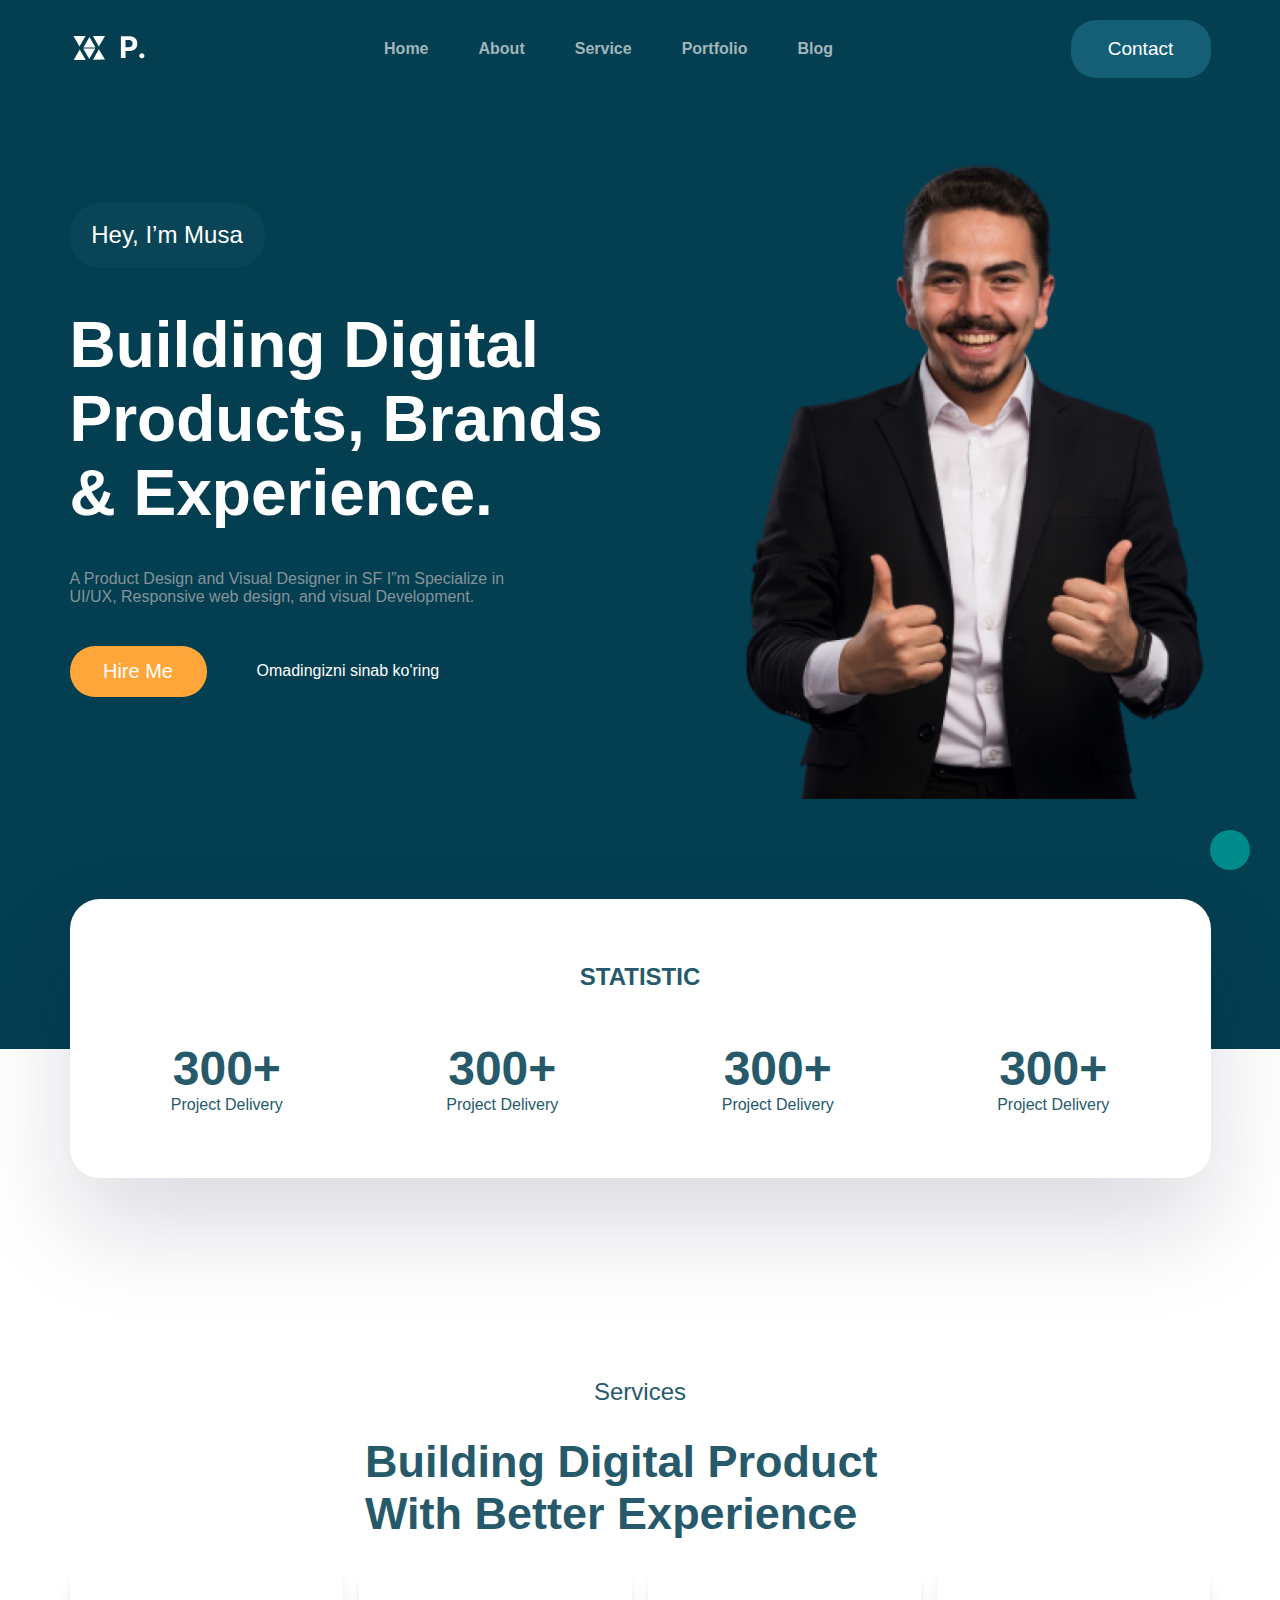
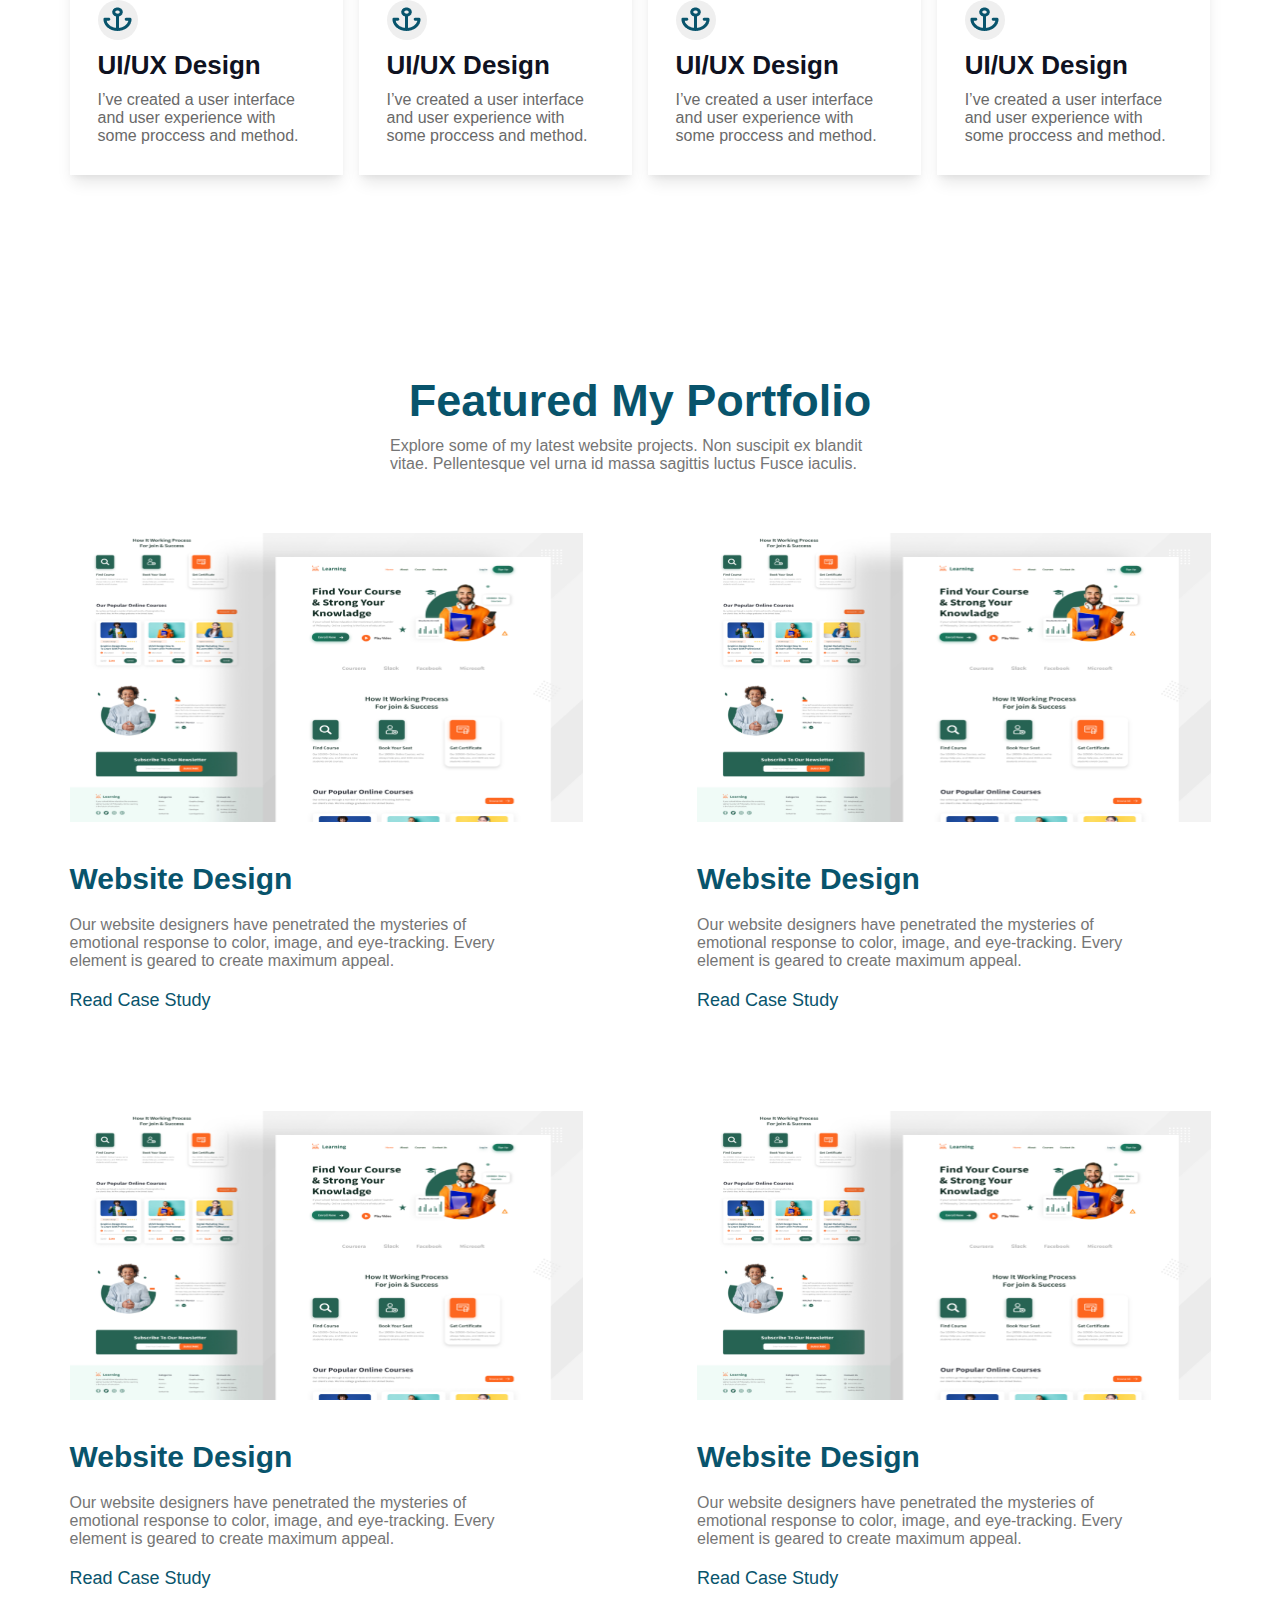
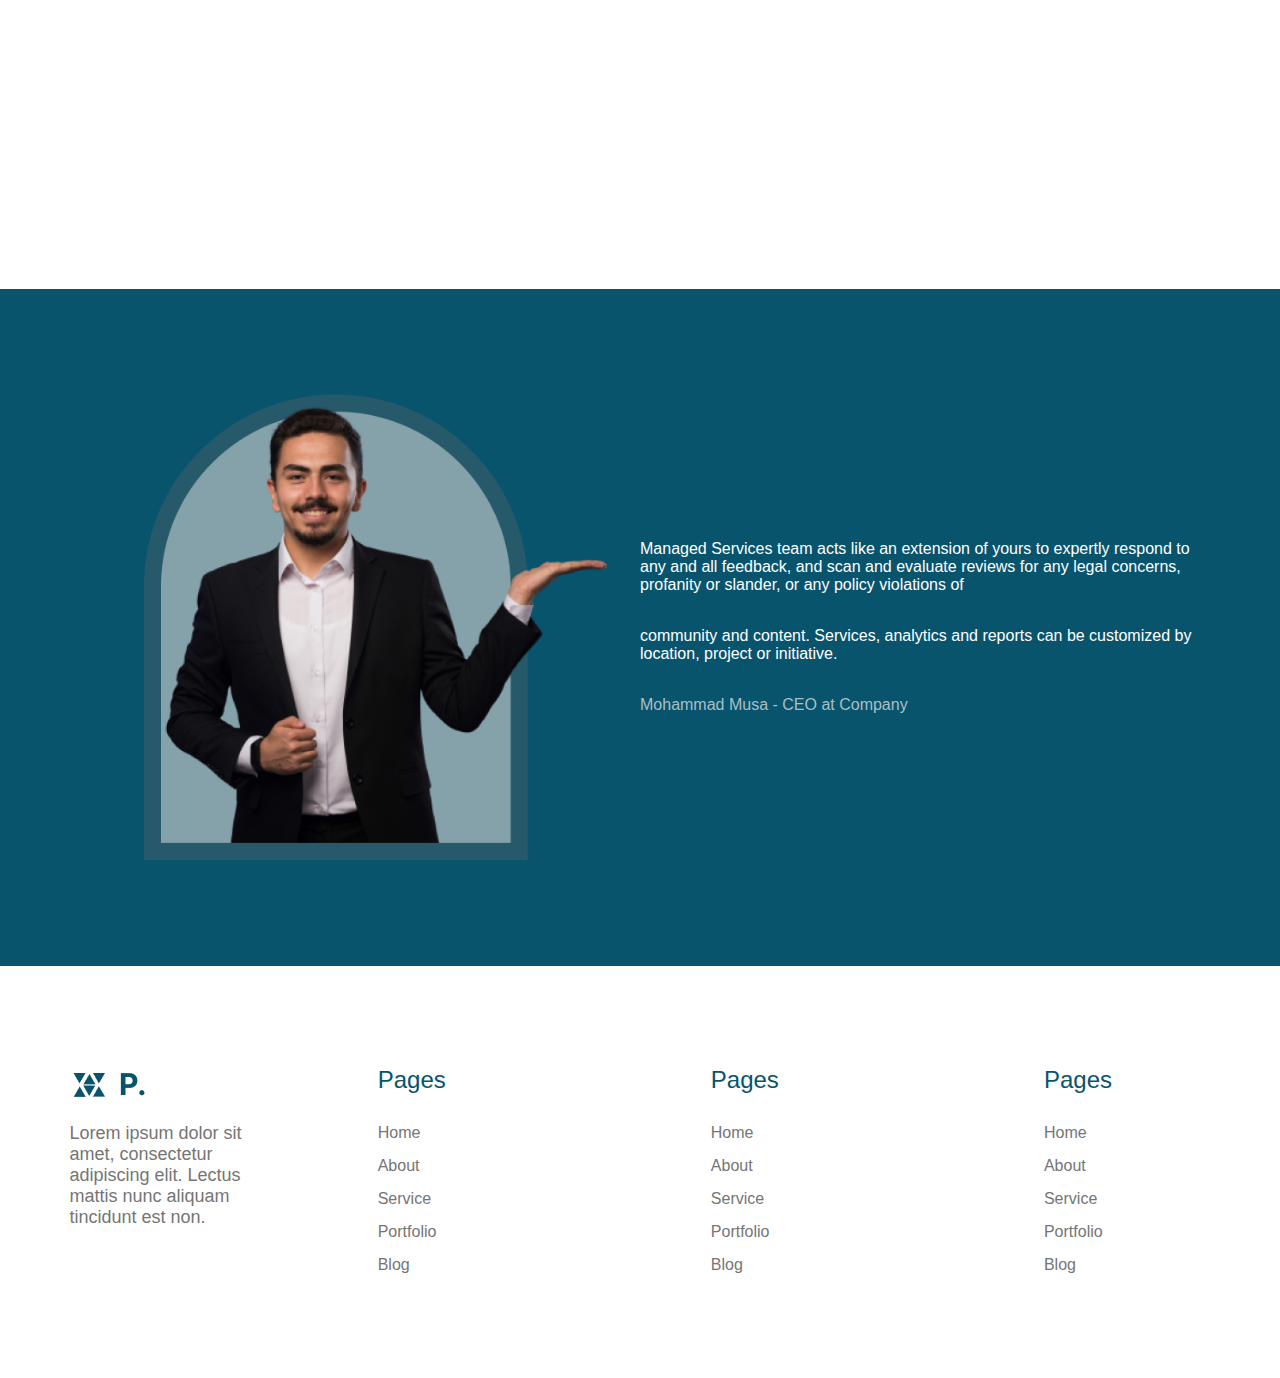
<file: index.html>
<!DOCTYPE html>
<html lang="en">
  <head>
    <meta charset="UTF-8" />
    <meta name="viewport" content="width=device-width, initial-scale=1.0" />
    <link rel="stylesheet" href="./css/main.min.css" />
    <link
      rel="stylesheet"
      href="https://cdnjs.cloudflare.com/ajax/libs/font-awesome/6.5.2/css/all.min.css"
      integrity="sha512-SnH5WK+bZxgPHs44uWIX+LLJAJ9/2PkPKZ5QiAj6Ta86w+fsb2TkcmfRyVX3pBnMFcV7oQPJkl9QevSCWr3W6A=="
      crossorigin="anonymous"
      referrerpolicy="no-referrer"
    />
    <link rel="icon" href="./assets/Group 44 (1).svg">
    <title>Products</title>
  </head>
  <body>
    <header class="header">
      <section class="navbar">
        <div class="container">
          <div class="navbar__wrapper">
            <div class="navbar__logo">
              <img src="./assets/Group 44 (1).svg" alt="" />
            </div>
            <div class="navbar__content">
              <ul class="navbar__collection">
                <a href="#statictic"> <li class="navbar__item">Home</li></a>
              <a href="#hero1"> <li class="navbar__item">About</li> </a> 
                <a href="#Service"><li class="navbar__item">Service</li> </a>
               <a href="#portfolio">
                <li class="navbar__item">Portfolio</li>
               </a> 
               <a href="#footer">  <li class="navbar__item">Blog</li></a>
              </ul>
            </div>
            <div class="navbar__btn"><i class="fa-solid fa-bars"></i> <button class="btn">Contact</button></div>
          </div>
        </div>
      </section>
    </header>
  <div class="sidebar"> 
    <i class="fa-solid fa-xmark"></i>
    <ul class="navbar__collection">
      <a href="#statictic"><li class="navbar__item">Home</li></a>
    <a href="#hero1"> <li class="navbar__item">About</li> </a> 
      <a href="#Service"><li class="navbar__item">Service</li> </a>
     <a href="#portfolio">
      <li class="navbar__item">Portfolio</li>
     </a> 
     <a href="#footer">  <li class="navbar__item">Blog</li></a>
    </ul>
</div>
  <a class="btnTop" href="#"><i class="fa-solid fa-up-long"></i></a>
    <main class="main">
      <section id="statictic" class="hero1">
        <div class="container">
          <div class="hero1__wrapper">
            <div class="hero1__context">
              <div class="hero1__content">
                <button>Hey, I’m Musa</button>
                <p>Building Digital Products, Brands & Experience.</p>
                <p>
                  A Product Design and Visual Designer in SF I”m Specialize in
                  UI/UX, Responsive web design, and visual Development.
                </p>
                <div class="hero1__btn">
                  <a href="./omadshow.html">
                    <button>Hire Me</button>
                  </a>
                  <a href="./omadshow.html"
                    ><span>Omadingizni sinab ko'ring</span></a
                  >
                </div>
              </div>
            </div>
            <div class="hero1__img">
              <img
                src="./assets/businessman-black-suit-makes-thumb-up-sign-removebg-preview 1 (1).png"
                alt=""
              />
            </div>
          </div>
        </div>
      </section>
      <section  id="hero1" class="statictic">
        <div class="container">
          <div class="ctatictic__wrapper">
            <div class="ctatictic__text">
              <p>STATISTIC</p>
            </div>
            <div class="statictic__block">
              <div class="statictic__card">
                <p>300+</p>
                <p>Project Delivery</p>
              </div>
              <div class="statictic__card">
                <p>300+</p>
                <p>Project Delivery</p>
              </div>
              <div class="statictic__card">
                <p>300+</p>
                <p>Project Delivery</p>
              </div>
              <div class="statictic__card">
                <p>300+</p>
                <p>Project Delivery</p>
              </div>
            </div>
          </div>
        </div>
      </section>
      <section id="Service" class="Serviec">
        <div class="container">
          <div class="serviec__wrapper">
            <div class="serviec__suptitle">
              <p>Services</p>
            </div>
            <div class="serviec__title">
              <p>Building Digital Product With Better Experience</p>
            </div>
            <div class="serviec__block">
              <div class="serviec__card">
                <div class="serviec__logo">
                  <button><img src="./assets/Group 14.png" alt="" /></button>
                </div>
                <div class="serviec__content">
                  <p>UI/UX Design</p>
                  <p>
                    I’ve created a user interface and user experience with some
                    proccess and method.
                  </p>
                </div>
              </div>
              <div class="serviec__card">
                <div class="serviec__logo">
                  <button><img src="./assets/Group 14.png" alt="" /></button>
                </div>
                <div class="serviec__content">
                  <p>UI/UX Design</p>
                  <p>
                    I’ve created a user interface and user experience with some
                    proccess and method.
                  </p>
                </div>
              </div>
              <div class="serviec__card">
                <div class="serviec__logo">
                  <button><img src="./assets/Group 14.png" alt="" /></button>
                </div>
                <div class="serviec__content">
                  <p>UI/UX Design</p>
                  <p>
                    I’ve created a user interface and user experience with some
                    proccess and method.
                  </p>
                </div>
              </div>
              <div class="serviec__card">
                <div class="serviec__logo">
                  <button><img src="./assets/Group 14.png" alt="" /></button>
                </div>
                <div class="serviec__content">
                  <p>UI/UX Design</p>
                  <p>
                    I’ve created a user interface and user experience with some
                    proccess and method.
                  </p>
                </div>
              </div>
            </div>
          </div>
        </div>
      </section>
      <section id="portfolio" class="portfolio">
        <div class="container">
          <div class="portfolio__wrapper">
            <div class="portfolio__suptitle">
              <p>Featured My Portfolio</p>
              <p>
                Explore some of my latest website projects. Non suscipit ex
                blandit vitae. Pellentesque vel urna id massa sagittis luctus
                Fusce iaculis.
              </p>
            </div>
            <div class="portfolio__block">
              <div class="portfolio__card">
                <div class="portfolio__img">
                  <img src="./assets/dribbble mockup 1.png" alt="" />
                </div>
                <div class="portfolio__content">
                  <p>Website Design</p>
                  <p>
                    Our website designers have penetrated the mysteries of
                    emotional response to color, image, and eye-tracking. Every
                    element is geared to create maximum appeal.
                  </p>
                  <p>Read Case Study <i class="fa-solid fa-arrow-right"></i></p>
                </div>
              </div>
              <div class="portfolio__card">
                <div class="portfolio__img">
                  <img src="./assets/dribbble mockup 1.png" alt="" />
                </div>
                <div class="portfolio__content">
                  <p>Website Design</p>
                  <p>
                    Our website designers have penetrated the mysteries of
                    emotional response to color, image, and eye-tracking. Every
                    element is geared to create maximum appeal.
                  </p>
                  <p>Read Case Study <i class="fa-solid fa-arrow-right"></i></p>
                </div>
              </div>
              <div class="portfolio__card">
                <div class="portfolio__img">
                  <img src="./assets/dribbble mockup 1.png" alt="" />
                </div>
                <div class="portfolio__content">
                  <p>Website Design</p>
                  <p>
                    Our website designers have penetrated the mysteries of
                    emotional response to color, image, and eye-tracking. Every
                    element is geared to create maximum appeal.
                  </p>
                  <p>Read Case Study <i class="fa-solid fa-arrow-right"></i></p>
                </div>
              </div>
              <div class="portfolio__card">
                <div class="portfolio__img">
                  <img src="./assets/dribbble mockup 1.png" alt="" />
                </div>
                <div class="portfolio__content">
                  <p>Website Design</p>
                  <p>
                    Our website designers have penetrated the mysteries of
                    emotional response to color, image, and eye-tracking. Every
                    element is geared to create maximum appeal.
                  </p>
                  <p>Read Case Study <i class="fa-solid fa-arrow-right"></i></p>
                </div>
              </div>
            </div>
          </div>
        </div>
      </section>
      <section class="manager">
        <div class="container">
          <div class="manager__wrapper">
            <div class="manager__img">
              <img src="./assets/image (1).png" alt="" />
            </div>
            <div class="manager__content">
              <p>
                Managed Services team acts like an extension of yours to
                expertly respond to any and all feedback, and scan and evaluate
                reviews for any legal concerns, profanity or slander, or any
                policy violations of
              </p>
              <p>
                community and content. Services, analytics and reports can be
                customized by location, project or initiative.
              </p>
              <p>Mohammad Musa  - CEO at Company</p>
            </div>
          </div>
        </div>
      </section>
    </main>
<footer">
<section id="footer" class="footer">
  <div class="container">
    <div class="footer__wrapper">
      <div class="footer__logo">
        <div class="footer__logos">
          <img src="./assets/Group 45.png" alt="">
          <p>Lorem ipsum dolor sit amet, consectetur
            adipiscing elit. Lectus mattis nunc
            aliquam tincidunt est non.</p>
        </div>
        <div class="footer__icon">
          <i class="fa-brands fa-facebook"></i>
          <i class="fa-brands fa-telegram"></i>
          <i class="fa-brands fa-instagram"></i>
          <i class="fa-brands fa-twitter"></i>
        </div>
      </div>
      <div class="footer__content">
        <div class="footer__context">
          <p>Pages</p>
          <ul>
           <li>Home</li>
           <li>About</li>
           <li>Service</li>
           <li>Portfolio</li>
           <li>Blog</li>
          </ul>
        </div>
        <div class="footer__context">
          <p>Pages</p>
          <ul>
           <li>Home</li>
           <li>About</li>
           <li>Service</li>
           <li>Portfolio</li>
           <li>Blog</li>
          </ul>
        </div>
        <div class="footer__context">
          <p>Pages</p>
          <ul>
           <li>Home</li>
           <li>About</li>
           <li>Service</li>
           <li>Portfolio</li>
           <li>Blog</li>
          </ul>
        </div>
      </div>
    </div>
  </div>
</section>
</footer>
    <script src="./js/app.js"></script>
  </body>
</html>
</file>
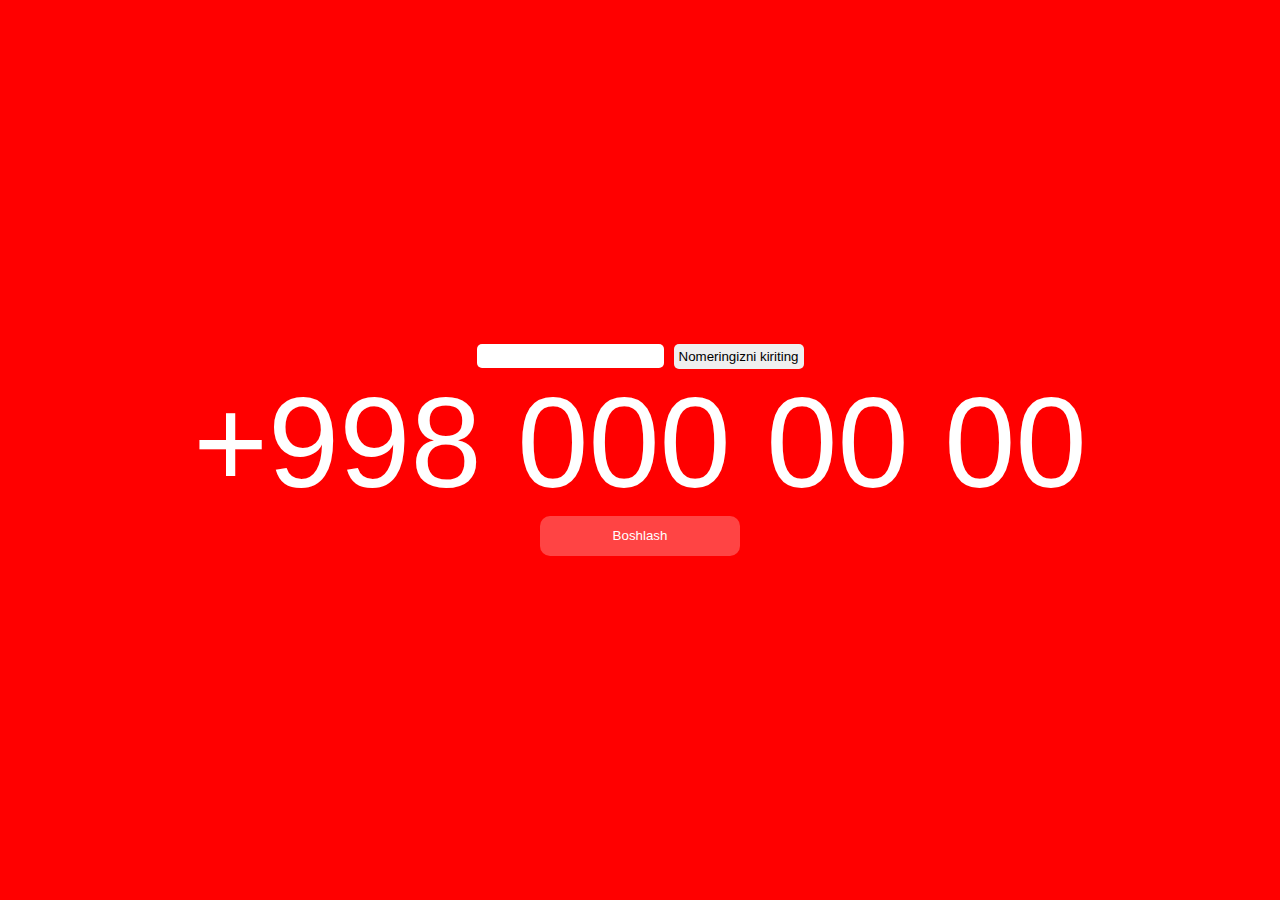
<file: omadshow.html>
<!DOCTYPE html>
<html lang="en">
<head>
    <meta charset="UTF-8">
    <meta name="viewport" content="width=device-width, initial-scale=1.0">
    <link rel="stylesheet" href="./css/main.min.css">
    <title>Omad Show</title>
</head>
<body>
    <main class="main">
        <section class="hero">
            <form class="form" action="">
                <input class="input" type="text">
                <button type="submit" class="submit">Nomeringizni kiriting</button>
            </form>
            <p class="title">+998 000 00 00</p>
            <button class="btn">Boshlash</button>
        </section>
    </main>

    <script src="./js/main.js"></script>
</body>
</html>
</file>
<file: css/main.min.css>
*{padding:0;box-sizing:border-box;font-family:sans-serif;margin:0;scroll-behavior:smooth}.container{max-width:1173px;width:100%;padding:0 16px;margin:0 auto}a{text-decoration:none;color:inherit}.header{width:100%;background:#043e51;position:sticky;top:0;left:0;height:100px;transition:.3s}.header .navbar{width:100%}.header .navbar .navbar__wrapper{padding:20px 0;width:100%;display:flex;justify-content:space-between;align-items:center}.header .navbar .navbar__wrapper .navbar__content .navbar__collection{width:100%;display:flex;gap:50px}.header .navbar .navbar__wrapper .navbar__content .navbar__collection .navbar__item{list-style:none;color:#a1b5bb;font-weight:600;transition:.5s}.header .navbar .navbar__wrapper .navbar__content .navbar__collection .navbar__item:hover{cursor:pointer;color:#ffa800}.header .navbar .navbar__wrapper .navbar__btn{display:flex;align-items:center}.header .navbar .navbar__wrapper .navbar__btn i{display:none;font-size:24px;color:#fff}.header .navbar .navbar__wrapper .navbar__btn i:hover{cursor:pointer}.header .navbar .navbar__wrapper .navbar__btn button{width:140px;height:58px;border-radius:25px;border:none;background:#145e76;color:#fff;font-size:19px}.header .navbar .navbar__wrapper .navbar__btn button:hover{cursor:pointer}.header.shrink{background:rgba(3,37,48,.8470588235);height:80px;display:flex;align-items:center}@media(max-width: 800px){.header .navbar .navbar__wrapper .navbar__content{display:none}.header .navbar .navbar__wrapper .navbar__btn i{display:block}.header .navbar .navbar__wrapper .navbar__btn button{display:none}}.hero1{width:100%;background:#043e51}.hero1 .hero1__wrapper{width:100%;display:flex;padding-bottom:250px}.hero1 .hero1__wrapper .hero1__img{width:50%}.hero1 .hero1__wrapper .hero1__img img{width:100%;height:100%}.hero1 .hero1__wrapper .hero1__context{width:50%;display:flex;align-items:center;justify-content:center}.hero1 .hero1__wrapper .hero1__context .hero1__content{width:100%;display:flex;flex-direction:column;align-items:flex-start;gap:40px}.hero1 .hero1__wrapper .hero1__context .hero1__content button{width:195px;height:65px;border-radius:30px;font-size:24px;font-weight:400;background:#094556;color:#fff;border:none}.hero1 .hero1__wrapper .hero1__context .hero1__content button:hover{cursor:pointer}.hero1 .hero1__wrapper .hero1__context .hero1__content p:nth-child(2){font-size:64px;font-weight:700;color:#fff}.hero1 .hero1__wrapper .hero1__context .hero1__content p:nth-child(3){max-width:450px;font-weight:400;color:#849499}.hero1 .hero1__wrapper .hero1__context .hero1__content .hero1__btn{width:100%;display:flex;align-items:center;gap:50px}.hero1 .hero1__wrapper .hero1__context .hero1__content .hero1__btn button{width:137px;height:51px;border-radius:25px;background:#ffa63a;border:none;color:#fff;font-size:20px}.hero1 .hero1__wrapper .hero1__context .hero1__content .hero1__btn a{color:#fff;text-decoration:none}@media(max-width: 1000px){.hero1 .hero1__wrapper{flex-direction:column}.hero1 .hero1__wrapper .hero1__img{width:100%}.hero1 .hero1__wrapper .hero1__context{width:100%}.hero1 .hero1__wrapper .hero1__context .hero1__content{align-items:center;text-align:center}.hero1 .hero1__wrapper .hero1__context .hero1__content .hero1__btn{display:flex;align-items:center;justify-content:center}}@media(max-width: 500px){.hero1 .hero1__wrapper{flex-direction:column}.hero1 .hero1__wrapper .hero1__img{width:100%}.hero1 .hero1__wrapper .hero1__context{width:100%}.hero1 .hero1__wrapper .hero1__context .hero1__content p:nth-child(2){font-size:24px;font-weight:700;color:#fff}}.statictic{width:100%}.statictic .ctatictic__wrapper{margin-top:-150px;background:#fff;border-radius:30px;width:100%;padding:64px 54px;display:flex;flex-direction:column;gap:50px;box-shadow:rgba(17,12,46,.15) 0px 48px 100px 0px}.statictic .ctatictic__wrapper .ctatictic__text{width:100%;text-align:center;font-size:24px;color:#265a6a;font-weight:600}.statictic .ctatictic__wrapper .statictic__block{width:100%;display:flex;justify-content:space-between}.statictic .ctatictic__wrapper .statictic__block .statictic__card{width:20%;display:flex;flex-direction:column;align-items:center}.statictic .ctatictic__wrapper .statictic__block .statictic__card p:nth-child(1){color:#265a6a;font-size:48px;font-weight:600}.statictic .ctatictic__wrapper .statictic__block .statictic__card p:nth-child(2){color:#265a6a;font-weight:400}@media(max-width: 800px){.statictic .ctatictic__wrapper .statictic__block{flex-wrap:wrap;gap:20px}.statictic .ctatictic__wrapper .statictic__block .statictic__card{width:45%}}@media(max-width: 500px){.statictic .ctatictic__wrapper .statictic__block{flex-wrap:wrap}.statictic .ctatictic__wrapper .statictic__block .statictic__card{width:100%}}.Serviec{width:100%;padding-top:200px}.Serviec .serviec__wrapper{width:100%;display:flex;flex-direction:column;gap:30px}.Serviec .serviec__wrapper .serviec__suptitle{width:100%;text-align:center}.Serviec .serviec__wrapper .serviec__suptitle p{font-size:24px;font-weight:400;color:#265a6a}.Serviec .serviec__wrapper .serviec__title{width:100%;display:flex;justify-content:center}.Serviec .serviec__wrapper .serviec__title p{max-width:550px;color:#265a6a;font-weight:600;font-size:45px}.Serviec .serviec__wrapper .serviec__block{width:100%;display:flex;justify-content:space-between}.Serviec .serviec__wrapper .serviec__block .serviec__card{transition:.5s;box-shadow:rgba(0,0,0,.1) 0px 10px 15px -3px,rgba(0,0,0,.05) 0px 4px 6px -2px;width:24%;padding:30px 28px;display:flex;flex-direction:column;gap:10px}.Serviec .serviec__wrapper .serviec__block .serviec__card:hover{background:#08546c}.Serviec .serviec__wrapper .serviec__block .serviec__card:hover button{transition:.5s;background:#ffa800}.Serviec .serviec__wrapper .serviec__block .serviec__card:hover .serviec__content p:nth-child(1){transition:.5s;color:#fff}.Serviec .serviec__wrapper .serviec__block .serviec__card .serviec__logo{width:100%}.Serviec .serviec__wrapper .serviec__block .serviec__card .serviec__logo button{border-radius:50%;width:40px;border:none;height:40px}.Serviec .serviec__wrapper .serviec__block .serviec__card .serviec__content{width:100%;display:flex;flex-direction:column;gap:10px}.Serviec .serviec__wrapper .serviec__block .serviec__card .serviec__content p:nth-child(1){font-size:26px;color:#0f1221;font-weight:600}.Serviec .serviec__wrapper .serviec__block .serviec__card .serviec__content p:nth-child(2){font-size:16px;color:dimgray;font-weight:400}@media(max-width: 700px){.Serviec .serviec__wrapper .serviec__block{flex-wrap:wrap}.Serviec .serviec__wrapper .serviec__block .serviec__card{width:45%}}@media(max-width: 500px){.Serviec .serviec__wrapper .serviec__title p{font-size:30px}.Serviec .serviec__wrapper .serviec__block{flex-wrap:wrap}.Serviec .serviec__wrapper .serviec__block .serviec__card{width:100%}}.portfolio{width:100%;padding:200px 0}.portfolio .portfolio__wrapper{width:100%;display:flex;flex-direction:column;gap:60px}.portfolio .portfolio__wrapper .portfolio__suptitle{width:100%;display:flex;flex-direction:column;align-items:center;gap:10px}.portfolio .portfolio__wrapper .portfolio__suptitle p:nth-child(1){font-size:45px;font-weight:600;color:#08546c}.portfolio .portfolio__wrapper .portfolio__suptitle p:nth-child(2){max-width:500px;font-weight:400;color:#757575}.portfolio .portfolio__wrapper .portfolio__block{width:100%;display:flex;justify-content:space-between;flex-wrap:wrap}.portfolio .portfolio__wrapper .portfolio__block .portfolio__card{width:45%}.portfolio .portfolio__wrapper .portfolio__block .portfolio__card .portfolio__img{width:100%;height:50%}.portfolio .portfolio__wrapper .portfolio__block .portfolio__card .portfolio__img img{width:100%;height:100%}.portfolio .portfolio__wrapper .portfolio__block .portfolio__card .portfolio__content{width:100%;padding-top:40px;display:flex;flex-direction:column;gap:20px}.portfolio .portfolio__wrapper .portfolio__block .portfolio__card .portfolio__content p:nth-child(1){color:#08546c;font-size:30px;font-weight:600}.portfolio .portfolio__wrapper .portfolio__block .portfolio__card .portfolio__content p:nth-child(2){color:#757575;font-size:16px;font-weight:400;max-width:426px}.portfolio .portfolio__wrapper .portfolio__block .portfolio__card .portfolio__content p:nth-child(3){transition:.5s;color:#08546c;font-weight:500;font-size:18px;display:flex;gap:10px;align-items:center}.portfolio .portfolio__wrapper .portfolio__block .portfolio__card .portfolio__content p:nth-child(3):hover{cursor:pointer;color:#ffa800}.portfolio .portfolio__wrapper .portfolio__block .portfolio__card .portfolio__content p:nth-child(3) i{color:#08546c}@media(max-width: 750px){.portfolio .portfolio__wrapper .portfolio__block{gap:20px}.portfolio .portfolio__wrapper .portfolio__block .portfolio__card{width:100%}}.manager{width:100%;background:#08546c}.manager .manager__wrapper{padding:102px 0;width:100%;display:flex;align-items:center}.manager .manager__wrapper .manager__img{width:50%}.manager .manager__wrapper .manager__img img{width:100%;height:100%}.manager .manager__wrapper .manager__content{width:50%;display:flex;flex-direction:column;gap:33px}.manager .manager__wrapper .manager__content p:nth-child(1){font-size:16px;font-weight:500;color:#fff}.manager .manager__wrapper .manager__content p:nth-child(2){font-size:16px;font-weight:500;color:#fff}.manager .manager__wrapper .manager__content p:nth-child(3){font-size:16px;font-weight:400;color:#aabfc6}@media(max-width: 700px){.manager .manager__wrapper .manager__content p:nth-child(1){font-size:12px;font-weight:500;color:#fff}.manager .manager__wrapper .manager__content p:nth-child(2){font-size:12px;font-weight:500;color:#fff}}@media(max-width: 500px){.manager .manager__wrapper{padding:20px 0;flex-direction:column}.manager .manager__wrapper .manager__content{width:100%;text-align:center}.manager .manager__wrapper .manager__content p:nth-child(1){font-size:12px;font-weight:500;color:#fff}.manager .manager__wrapper .manager__content p:nth-child(2){font-size:12px;font-weight:500;color:#fff}}.footer{width:100%;padding:100px 0}.footer .footer__wrapper{width:100%;display:flex;gap:100px}.footer .footer__wrapper .footer__logo{width:20%;display:flex;flex-direction:column;gap:50px}.footer .footer__wrapper .footer__logo .footer__logos{display:flex;flex-direction:column;gap:20px;align-items:flex-start}.footer .footer__wrapper .footer__logo .footer__logos p{font-size:18px;font-weight:400;color:#757575}.footer .footer__wrapper .footer__logo .footer__icon{display:flex;gap:10px}.footer .footer__wrapper .footer__logo .footer__icon i{transition:.5s;color:#757575;font-size:23px}.footer .footer__wrapper .footer__logo .footer__icon i:hover{cursor:pointer;color:#ffa800}.footer .footer__wrapper .footer__content{width:80%;display:flex;justify-content:space-between}.footer .footer__wrapper .footer__content .footer__context{width:20%;height:100%;display:flex;flex-direction:column;gap:30px}.footer .footer__wrapper .footer__content .footer__context p{font-size:24px;font-weight:500px;color:#08546c}.footer .footer__wrapper .footer__content .footer__context ul{display:flex;flex-direction:column;gap:15px}.footer .footer__wrapper .footer__content .footer__context ul li{color:#757575;list-style:none;transition:.5s}.footer .footer__wrapper .footer__content .footer__context ul li:hover{cursor:pointer;color:#ffa800}@media(max-width: 700px){.footer .footer__wrapper .footer__content .footer__context:nth-child(3){display:none}}@media(max-width: 500px){.footer .footer__wrapper .footer__logo{width:50%}.footer .footer__wrapper .footer__content{width:50%}.footer .footer__wrapper .footer__content .footer__context:nth-child(3){display:none}.footer .footer__wrapper .footer__content .footer__context:nth-child(2){display:none}}.sidebar{position:fixed;top:0;transition:.5s;right:-70%;width:70%;height:100%;background:#1e90ff;padding:20px;z-index:999}.sidebar i{margin-bottom:20px;font-size:20px;color:#fff}.sidebar i:hover{cursor:pointer}.sidebar .navbar__collection{width:100%;display:flex;flex-direction:column;gap:50px}.sidebar .navbar__collection .navbar__item{list-style:none;color:#a1b5bb;font-weight:600;transition:.5s}.sidebar .navbar__collection .navbar__item:hover{cursor:pointer;color:#ffa800}.sidebar.show{right:0}.btnTop{position:fixed;bottom:30px;right:30px;width:40px;height:40px;background:#008b8b;border-radius:50%;transition:.3s;display:flex;align-items:center;justify-content:center}.main{width:100%}.main .hero{height:100vh;width:100%;background:red;display:flex;flex-direction:column;justify-content:center;align-items:center}.main .hero .form{width:100%;display:flex;justify-content:center;gap:10px}.main .hero .form input{height:24px;border-radius:5px;border:none;padding:5px;outline:none}.main .hero .form button{padding:5px;border-radius:5px;border:none}.main .hero .title{font-size:10vw;color:#fff}.main .hero .btn{width:200px;height:40px;border-radius:10px;border:none;margin-top:-0.2px;color:#fff;background:rgba(255,255,255,.2666666667)}.main .hero .btn:hover{cursor:pointer}.main .hero .btn:active{margin-top:.2px}/*# sourceMappingURL=main.min.css.map */
</file>
